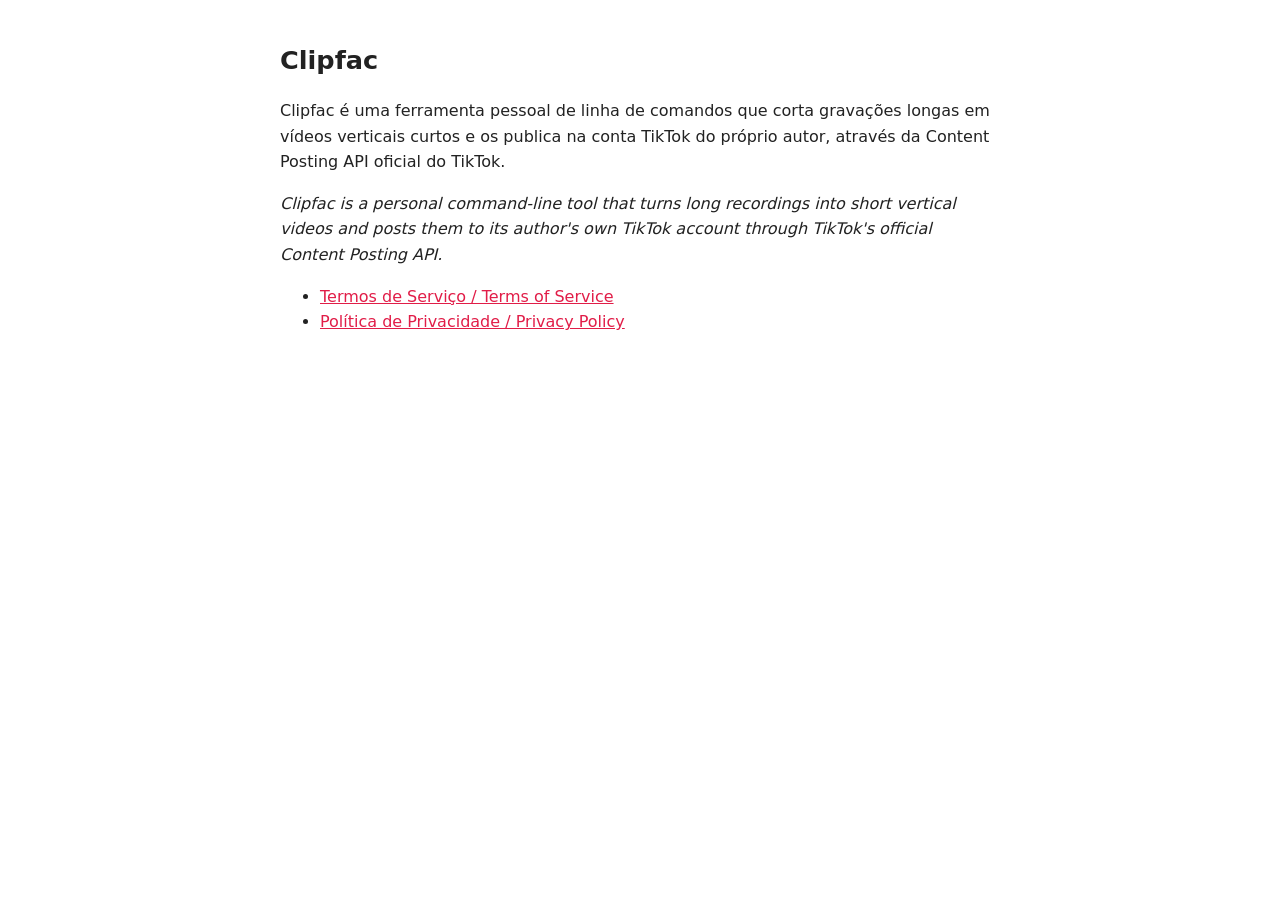
<file: index.html>
<!DOCTYPE html>
<html lang="pt"><head><meta charset="utf-8"><meta name="viewport" content="width=device-width,initial-scale=1">
<title>Clipfac</title><link rel="stylesheet" href="style.css"></head><body>
<h1>Clipfac</h1>
<p>Clipfac é uma ferramenta pessoal de linha de comandos que corta gravações longas em vídeos verticais curtos e
os publica na conta TikTok do próprio autor, através da Content Posting API oficial do TikTok.</p>
<p lang="en"><em>Clipfac is a personal command-line tool that turns long recordings into short vertical videos and
posts them to its author's own TikTok account through TikTok's official Content Posting API.</em></p>
<ul><li><a href="terms.html">Termos de Serviço / Terms of Service</a></li>
<li><a href="privacy.html">Política de Privacidade / Privacy Policy</a></li></ul>
</body></html>
</file>
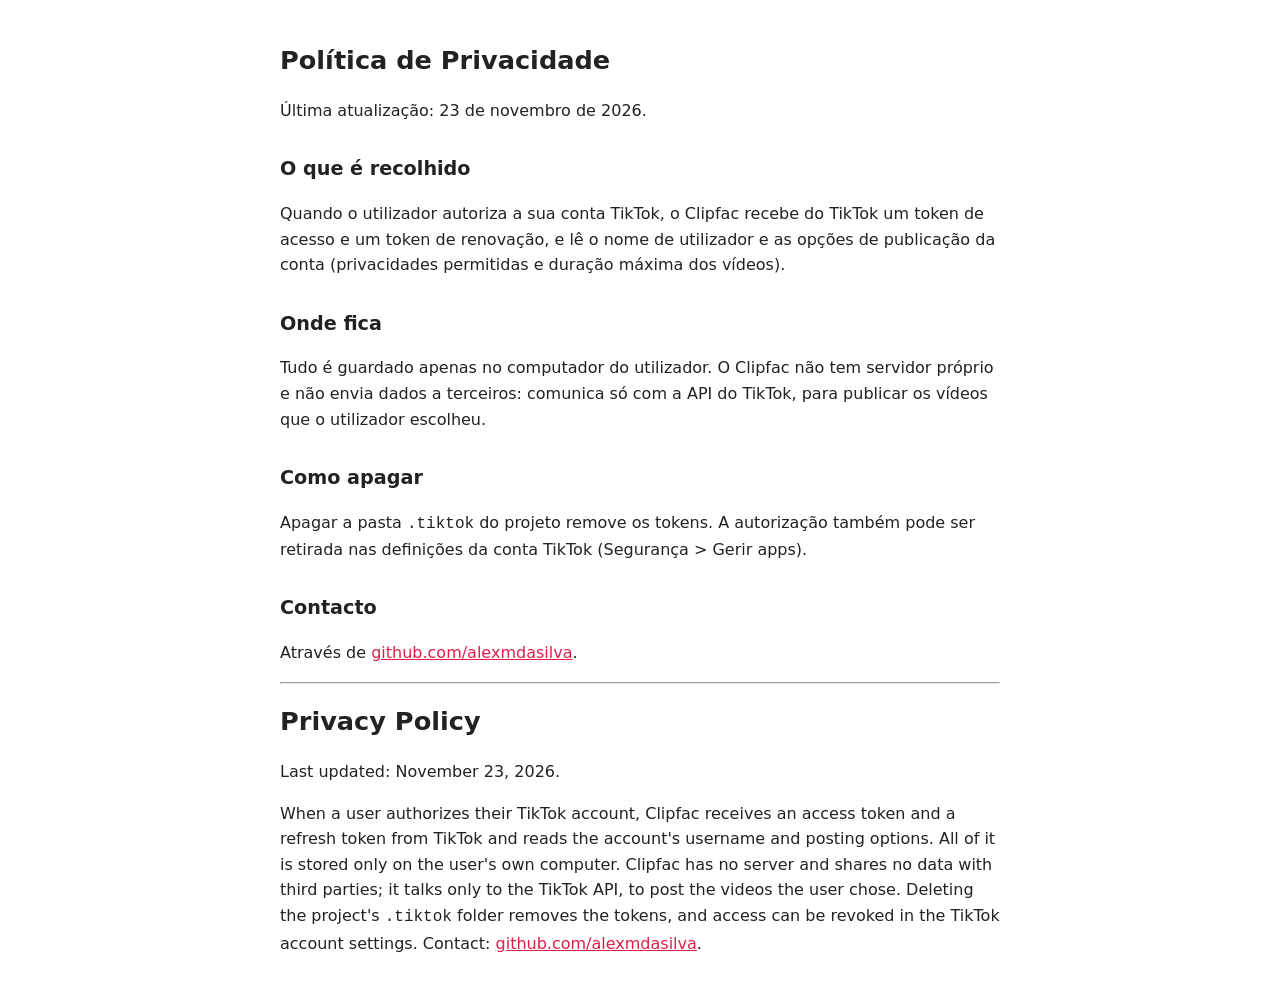
<file: privacy.html>
<!DOCTYPE html>
<html lang="pt"><head><meta charset="utf-8"><meta name="viewport" content="width=device-width,initial-scale=1">
<title>Clipfac: Política de Privacidade</title><link rel="stylesheet" href="style.css"></head><body>
<h1>Política de Privacidade</h1>
<p>Última atualização: 23 de novembro de 2026.</p>
<h2>O que é recolhido</h2>
<p>Quando o utilizador autoriza a sua conta TikTok, o Clipfac recebe do TikTok um token de acesso e um token de
renovação, e lê o nome de utilizador e as opções de publicação da conta (privacidades permitidas e duração máxima dos
vídeos).</p>
<h2>Onde fica</h2>
<p>Tudo é guardado apenas no computador do utilizador. O Clipfac não tem servidor próprio e não envia dados a
terceiros: comunica só com a API do TikTok, para publicar os vídeos que o utilizador escolheu.</p>
<h2>Como apagar</h2>
<p>Apagar a pasta <code>.tiktok</code> do projeto remove os tokens. A autorização também pode ser retirada nas
definições da conta TikTok (Segurança &gt; Gerir apps).</p>
<h2>Contacto</h2>
<p>Através de <a href="https://github.com/alexmdasilva">github.com/alexmdasilva</a>.</p>
<hr>
<div lang="en"><h1>Privacy Policy</h1>
<p>Last updated: November 23, 2026.</p>
<p>When a user authorizes their TikTok account, Clipfac receives an access token and a refresh token from TikTok and
reads the account's username and posting options. All of it is stored only on the user's own computer. Clipfac has no
server and shares no data with third parties; it talks only to the TikTok API, to post the videos the user chose.
Deleting the project's <code>.tiktok</code> folder removes the tokens, and access can be revoked in the TikTok account
settings. Contact: <a href="https://github.com/alexmdasilva">github.com/alexmdasilva</a>.</p></div>
</body></html>
</file>
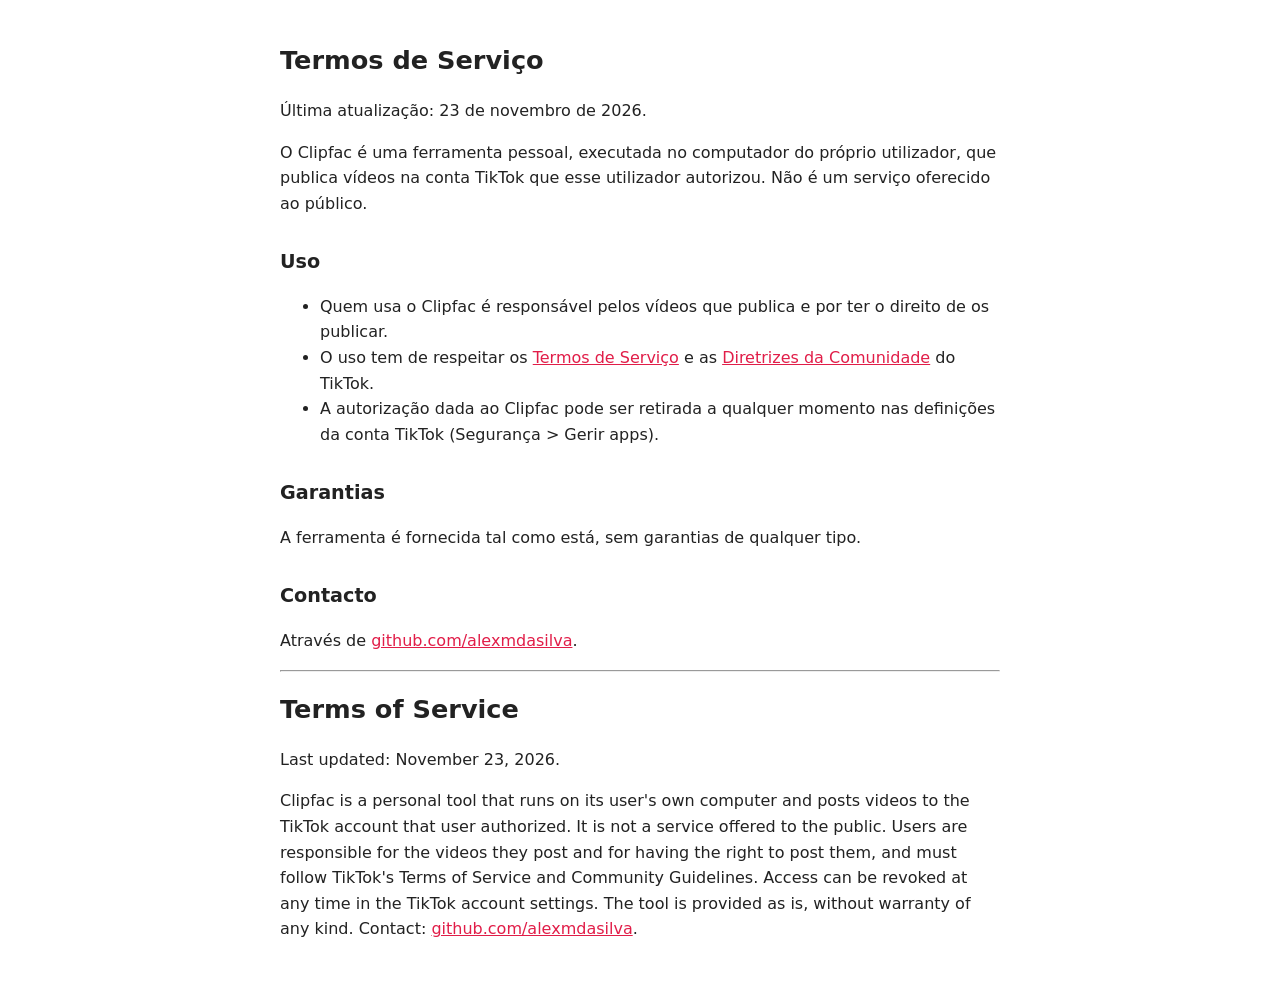
<file: terms.html>
<!DOCTYPE html>
<html lang="pt"><head><meta charset="utf-8"><meta name="viewport" content="width=device-width,initial-scale=1">
<title>Clipfac: Termos de Serviço</title><link rel="stylesheet" href="style.css"></head><body>
<h1>Termos de Serviço</h1>
<p>Última atualização: 23 de novembro de 2026.</p>
<p>O Clipfac é uma ferramenta pessoal, executada no computador do próprio utilizador, que publica vídeos na conta
TikTok que esse utilizador autorizou. Não é um serviço oferecido ao público.</p>
<h2>Uso</h2>
<ul><li>Quem usa o Clipfac é responsável pelos vídeos que publica e por ter o direito de os publicar.</li>
<li>O uso tem de respeitar os <a href="https://www.tiktok.com/legal/page/global/terms-of-service/en">Termos de Serviço</a>
e as <a href="https://www.tiktok.com/community-guidelines">Diretrizes da Comunidade</a> do TikTok.</li>
<li>A autorização dada ao Clipfac pode ser retirada a qualquer momento nas definições da conta TikTok
(Segurança &gt; Gerir apps).</li></ul>
<h2>Garantias</h2>
<p>A ferramenta é fornecida tal como está, sem garantias de qualquer tipo.</p>
<h2>Contacto</h2>
<p>Através de <a href="https://github.com/alexmdasilva">github.com/alexmdasilva</a>.</p>
<hr>
<div lang="en"><h1>Terms of Service</h1>
<p>Last updated: November 23, 2026.</p>
<p>Clipfac is a personal tool that runs on its user's own computer and posts videos to the TikTok account that user
authorized. It is not a service offered to the public. Users are responsible for the videos they post and for having
the right to post them, and must follow TikTok's Terms of Service and Community Guidelines. Access can be revoked at
any time in the TikTok account settings. The tool is provided as is, without warranty of any kind. Contact:
<a href="https://github.com/alexmdasilva">github.com/alexmdasilva</a>.</p></div>
</body></html>
</file>
<file: style.css>
body{font:16px/1.6 system-ui,sans-serif;max-width:720px;margin:40px auto;padding:0 20px;color:#222}
h1{font-size:1.6em}h2{font-size:1.2em;margin-top:1.6em}a{color:#e11d48}
</file>
